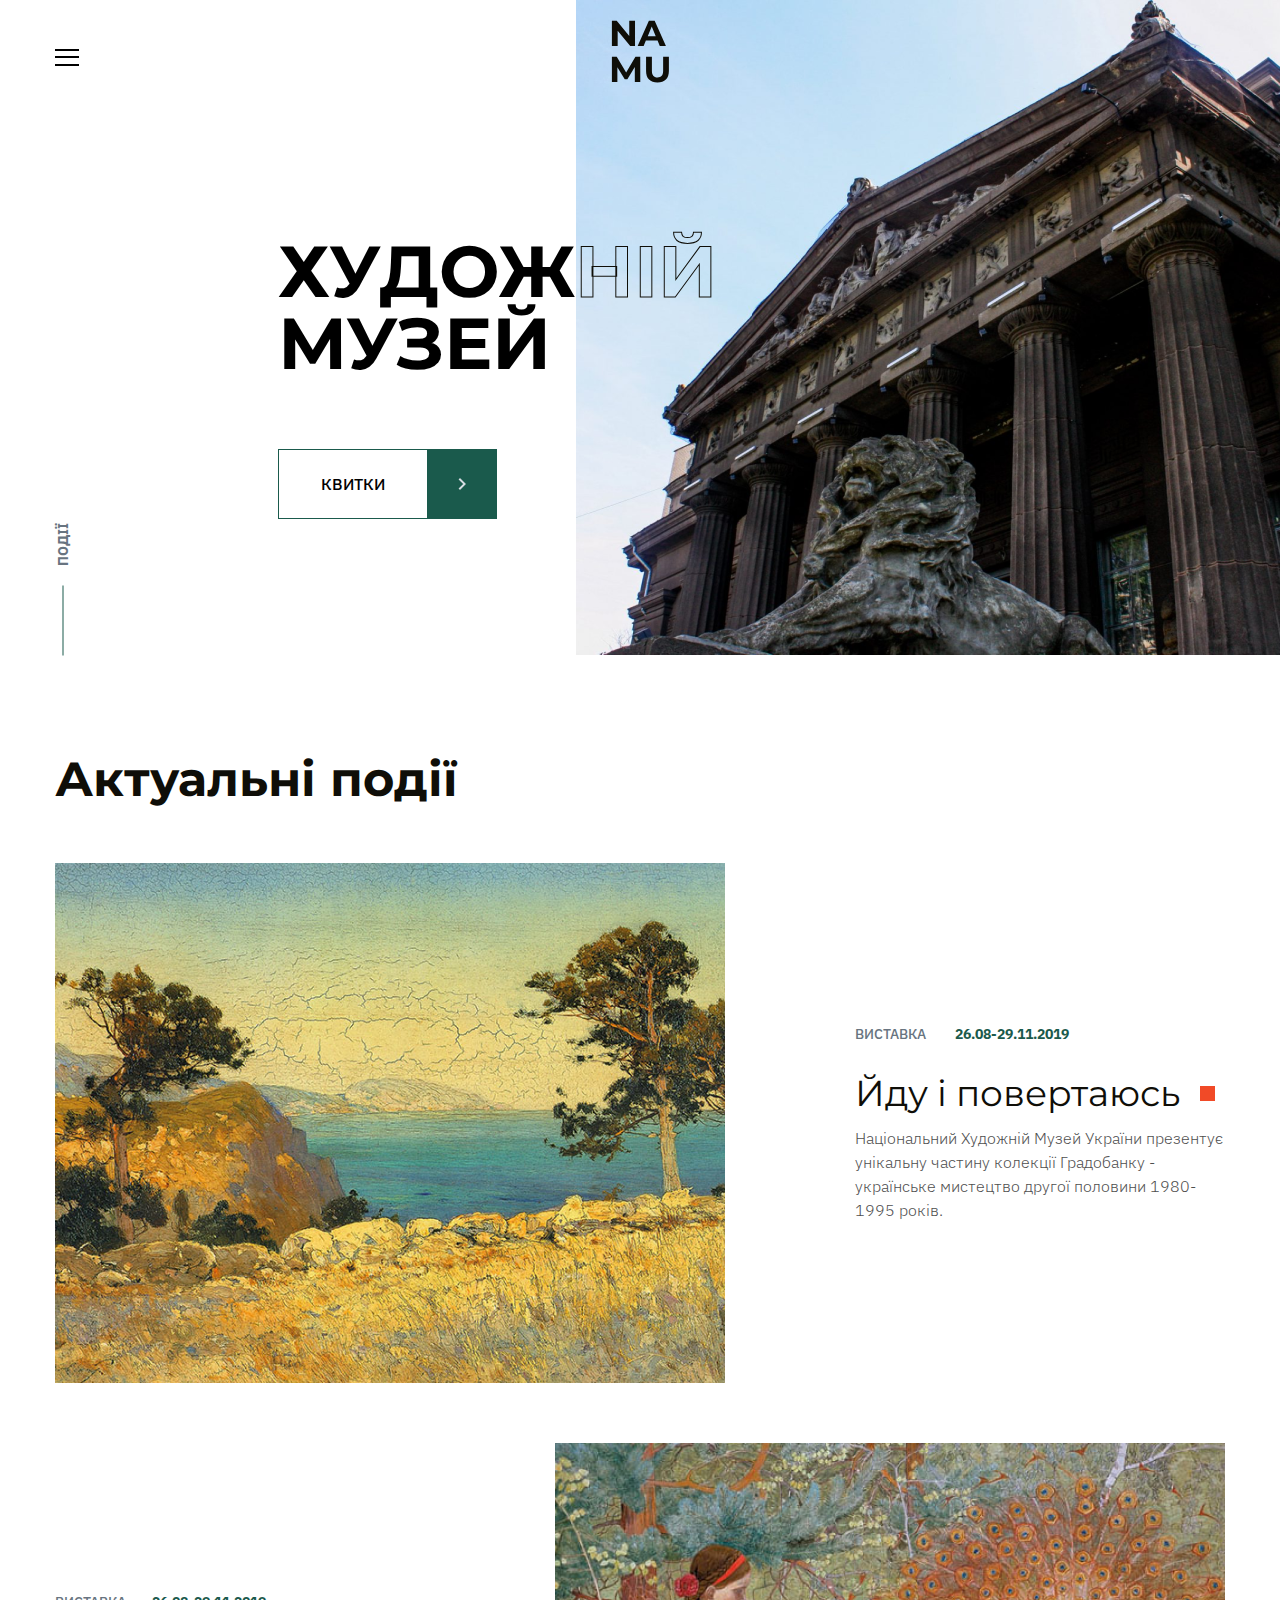
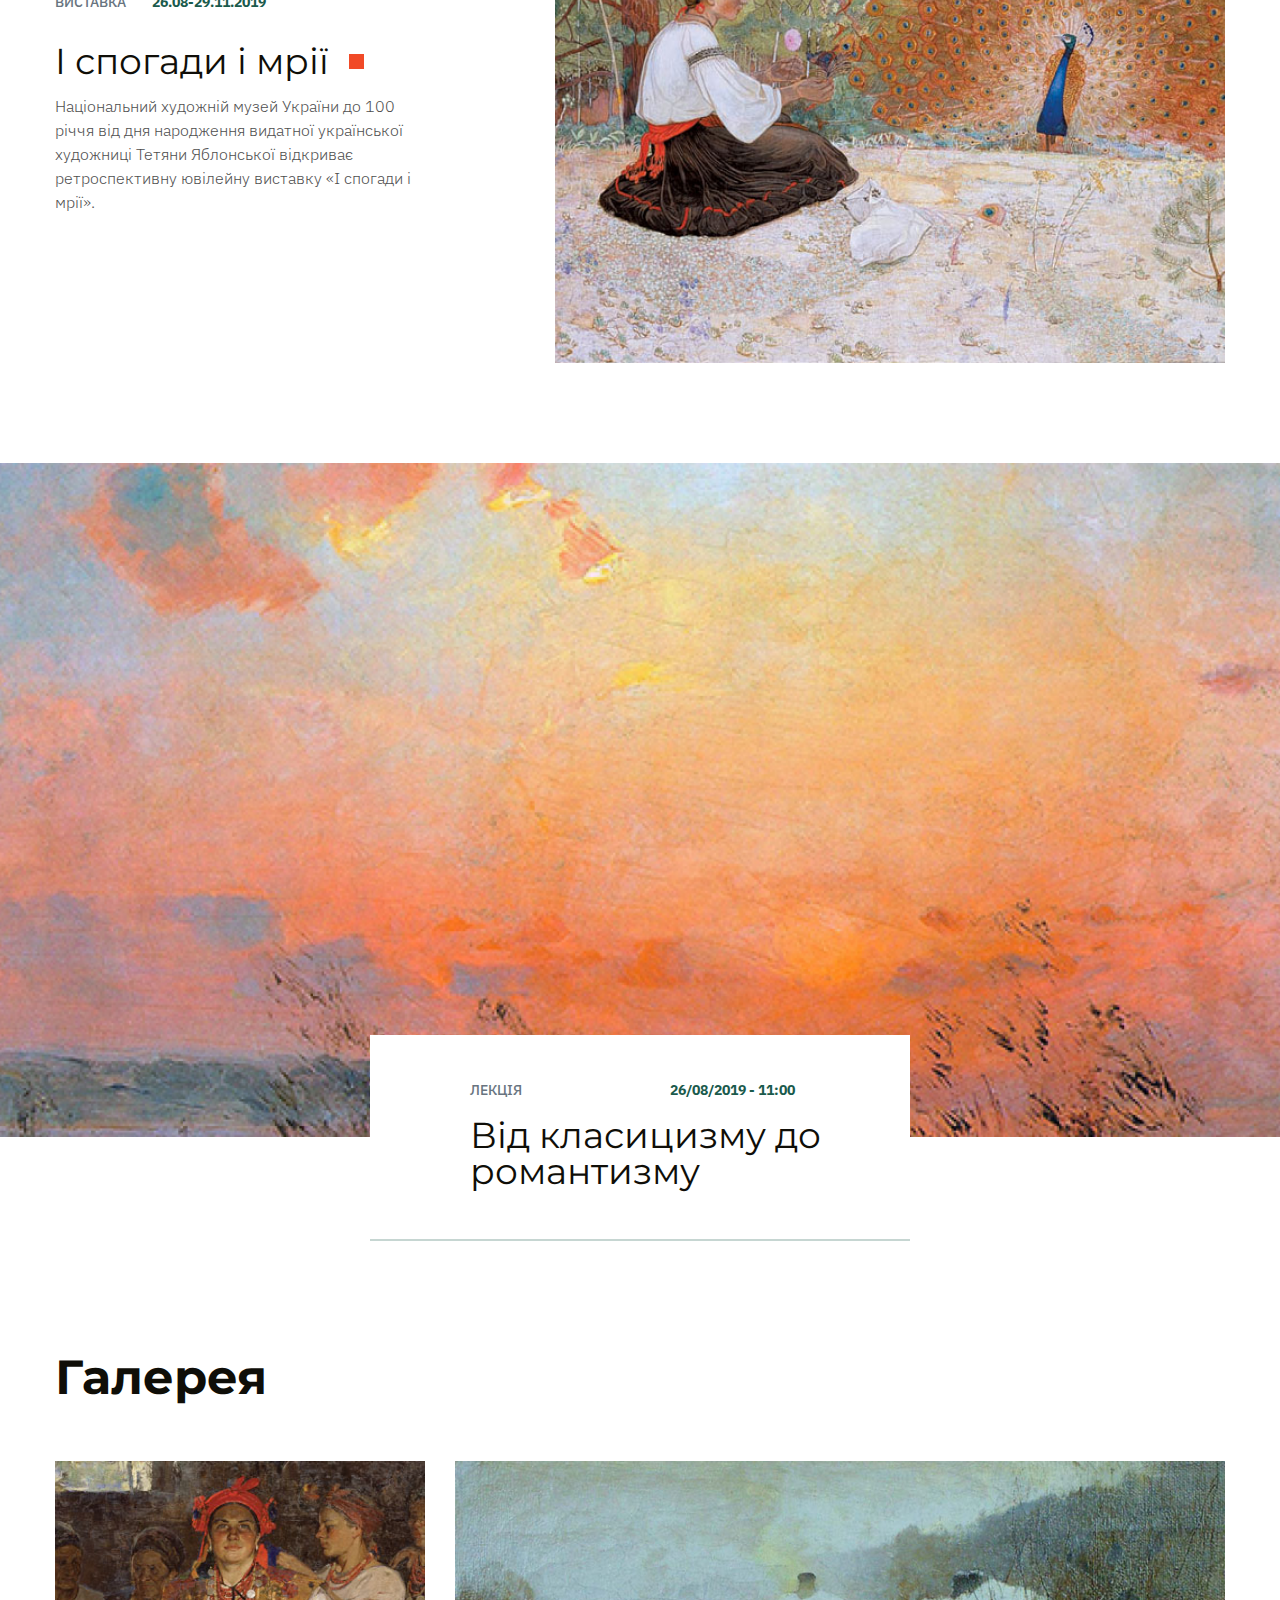
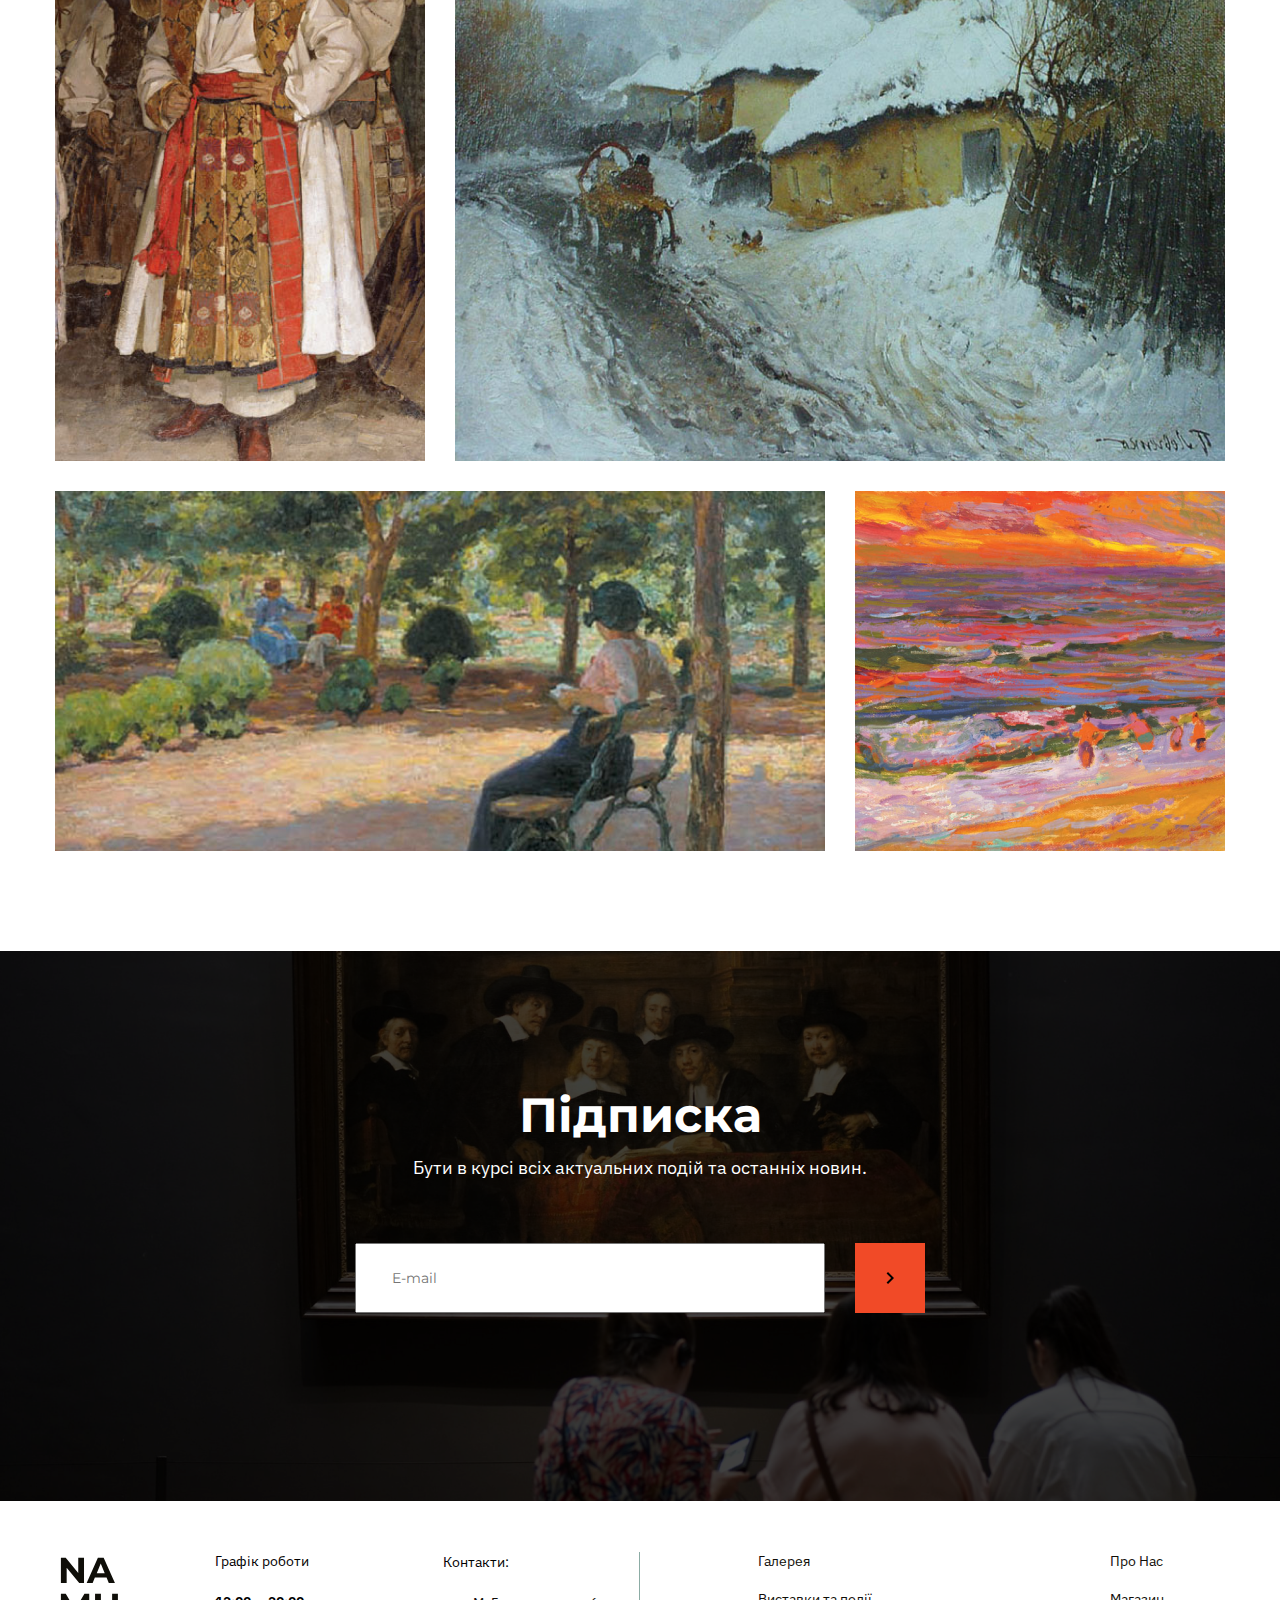
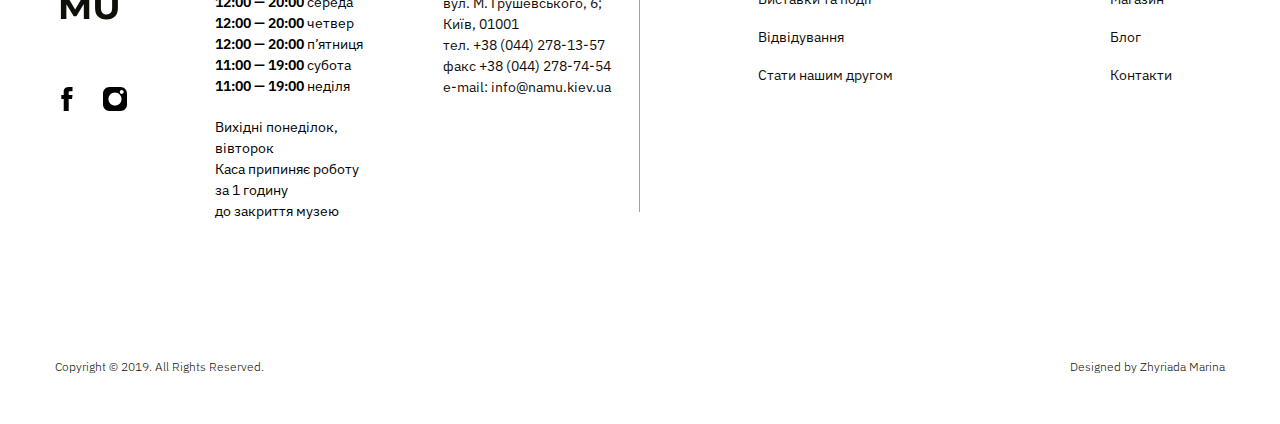
<file: index.html>
<!DOCTYPE html><html lang="en"><head><meta charset="UTF-8"><meta name="viewport" content="width=device-width, initial-scale=1.0"><title>NAMU</title><link rel="icon" type="image/png" href="favicon.c836f7ef.png"><link rel="preconnect" href="https://fonts.gstatic.com"><link href="https://fonts.googleapis.com/css2?family=Montserrat:wght@400;700&display=swap" rel="stylesheet"><link href="https://fonts.googleapis.com/css2?family=IBM+Plex+Sans:wght@300;400;500;700&display=swap" rel="stylesheet"><link rel="stylesheet" href="main.a31cedc5.css"></head><body> <header id="header" class="header"> <div class="header__content container"> <div class="header__toggler toggler"> <input type="checkbox" class="header__toggler-input toggler__input" id="toggler"> <label for="toggler" class="toggler__label"></label> <div class="header__nav-wrap"> <a href="#" class="header__nav-logo logo"></a> <nav class="header__nav nav"> <ul class="header__nav-list nav__list"> <li class="nav__item"> <a href="#gallery" class="nav__link">Галерея</a> </li> <li class="nav__item"> <a href="#header" class="nav__link">Про Нас</a> </li> <li class="nav__item"> <a href="#events" class="nav__link">Виставки та події</a> </li> <li class="nav__item"> <a href="#header" class="nav__link">Магазин</a> </li> <li class="nav__item"> <a href="#schedule" class="nav__link">Відвідування</a> </li> <li class="nav__item"> <a href="#publics" class="nav__link">Блог</a> </li> <li class="nav__item"> <a href="#subscribe" class="nav__link">Стати нашим другом</a> </li> <li class="nav__item"> <a href="#contacts" class="nav__link">Контакти</a> </li> </ul> </nav> <div class="header__nav-search"></div> </div> </div> <a href="#" class="header__logo logo"></a> </div> </header> <main class="main"> <section class="main__hero main__hero--gap hero container"> <div class="hero__content-left"> <div class="hero__events"> <p class="hero__text">Події</p> </div> </div> <div class="hero__content-right"> <div class="hero__info"> <h1 class="hero__title">Худож<span class="hero__title--transparent">ній</span><br>музей</h1> <a href="#" class="hero__link">Квитки<span class="hero__button button"></span></a> </div> </div> </section> <section id="events" class="main__events main__events--gap container"> <h2 class="main__current-title title">Актуальні події</h2> <article class="main__event event"> <img src="event-left.68d22591.png" alt="кримські сосни на у горах" class="event__img"> <div class="event__info event__info--gap"> <p class="event__type">Виставка <span class="event__date">26.08-29.11.2019</span></p> <h3 class="event__title event__title--red-box">Йду і повертаюсь</h3> <p class="event__text">Національний Художній Музей України презентує унікальну частину колекції Градобанку - українське мистецтво другої половини 1980-1995 років.</p> </div> </article> <article class="main__event event event--reverse"> <div class="event__info event__info--gap"> <p class="event__type">Виставка<span class="event__date">26.08-29.11.2019</span> </p> <h3 class="event__title event__title--red-box">I спогади і мрії </h3> <p class="event__text">Національний художній музей України до 100 річчя від дня народження видатної української художниці Тетяни Яблонської відкриває ретроспективну ювілейну виставку «І спогади і мрії».</p> </div> <img src="event-right.9afc2ca7.png" alt="юна дівчина та павлін" class="event__img"> </article> </section> <section class="main__lecture main__lecture--gap container"> <article class="main__lecture-current lecture"> <p class="lecture__text">ЛЕКЦІЯ <span class="lecture__date">26/08/2019 - 11:00</span></p> <h3 class="lecture__title">Від класицизму до романтизму</h3> </article> </section> <section id="gallery" class="main__gallery main__gallery--gap gallery"> <div class="gallery__content container"> <h3 class="gallery__title title">Галерея</h3> <div class="gallery__image"> <img src="1.7a261fb4.png" alt="жінка в старовинному одязі для весілля" class="gallery__image--1"> <img src="2.6542d259.png" alt="сільський хутір в зимку" class="gallery__image--2"> <img src="3.a5bd9eb4.png" alt="гуси на пасовищщі" class="gallery__image--3"> <img src="4.8cb53a11.png" alt="люди відпочиваюсь у парку" class="gallery__image--4"> <img src="5.e18d1b4a.png" alt="юрба осіб пірная в море" class="gallery__image--5"> <img src="6.a4c3c82c.png" alt="нарада селищі" class="gallery__image--6"> </div> <div class="gallery__radio radio"> <input type="radio" name="radio-button" class="radio__button radio__button--active"> <input type="radio" name="radio-button" class="radio__button"> <input type="radio" name="radio-button" class="radio__button"> <input type="radio" name="radio-button" class="radio__button"> </div> </div> </section> <section id="subscribe" class="main__subscribe main__subscribe--gap subscribe"> <div class="subscribe__info container"> <h3 class="subscribe__title title">Підписка</h3> <p class="subscribe__text">Бути в курсі всіх актуальних подій та останніх новин.</p> <form class="subscribe__form"> <label for="email"> <input class="subscribe__input" type="email" name="email" placeholder="E-mail" id="email" required> </label> <button class="subscribe__button button button--red"></button> </form> </div> </section> </main> <footer class="footer"> <div class="footer__content container"> <div class="footer__content--top"> <div class="footer__content--top--left"> <div class="footer__visualization"> <a href="#" class="footer__logo logo"></a> <div id="publics" class="footer__public public"> <a href="http://www.facebook.com/namu-museum" target="_blank" rel="noopener" class="public__icon public__facebook"> </a> <a href="http://www.instagram.com/namu-museum" target="_blank" rel="noopener" class="public__icon public__instagrame"> </a> </div> </div> <div class="footer__info"> <div id="schedule" class="footer__schedule schedule"> <p class="schedule__heading">Графік роботи</p> <p class="schedule__time"><span class="schedule__time--bold">12:00 — 20:00 </span>середа</p> <p class="schedule__time"><span class="schedule__time--bold">12:00 — 20:00 </span>четвер</p> <p class="schedule__time"><span class="schedule__time--bold">12:00 — 20:00 </span>п’ятниця</p> <p class="schedule__time"><span class="schedule__time--bold">11:00 — 19:00 </span>субота</p> <p class="schedule__time"><span class="schedule__time--bold">11:00 — 19:00 </span>неділя</p> <p class="schedule__info">Вихідні понеділок,<br> вівторок<br>Каса припиняє роботу<br> за 1 годину<br>до закриття музею</p> </div> <div id="contacts" class="footer__contact contacts"> <p class="contacts__heading">Контакти:</p> <p class="contacts__address"> <a href="https://goo.gl/maps/5RJUHnux5xExxixq5" target="_blank" rel="noopener" class="contacts__link"> вул. М. Грушевського, 6;<br> Київ, 01001 </a> </p> <p class="contacts__phone"><a href="tel:+380442781357" class="contacts__link">тел. +38 (044) 278-13-57</a></p> <p class="contacts__fax"><a href="fax:+380442787454" class="contacts__link">факс +38 (044) 278-74-54</a></p> <p class="contacts__mail"><a href="mailto:info@namu.kiev.ua" class="contacts__link">e-mail: info@namu.kiev.ua</a></p> </div> </div> </div> <div class="footer__content--top--right"> <nav class="footer__nav nav"> <ul class="footer__nav-list nav__list"> <li class="nav__item"> <a href="#gallery" class="nav__link">Галерея</a> </li> <li class="nav__item"> <a href="#header" class="nav__link">Про Нас</a> </li> <li class="nav__item"> <a href="#events" class="nav__link">Виставки та події</a> </li> <li class="nav__item"> <a href="#header" class="nav__link">Магазин</a> </li> <li class="nav__item"> <a href="#schedule" class="nav__link">Відвідування</a> </li> <li class="nav__item"> <a href="#publics" class="nav__link">Блог</a> </li> <li class="nav__item"> <a href="#subscribe" class="nav__link">Стати нашим другом</a> </li> <li class="nav__item"> <a href="#contacts" class="nav__link">Контакти</a> </li> </ul> </nav> </div> </div> <div class="footer__content--bottom"> <p class="footer__copyright">Copyright © 2019. All Rights Reserved.</p> <p class="footer__designed">Designed by Zhyriada Marina</p> </div> </div> </footer> <script type="text/javascript" src="main.b2b0b56a.js"></script> </body></html>
</file>
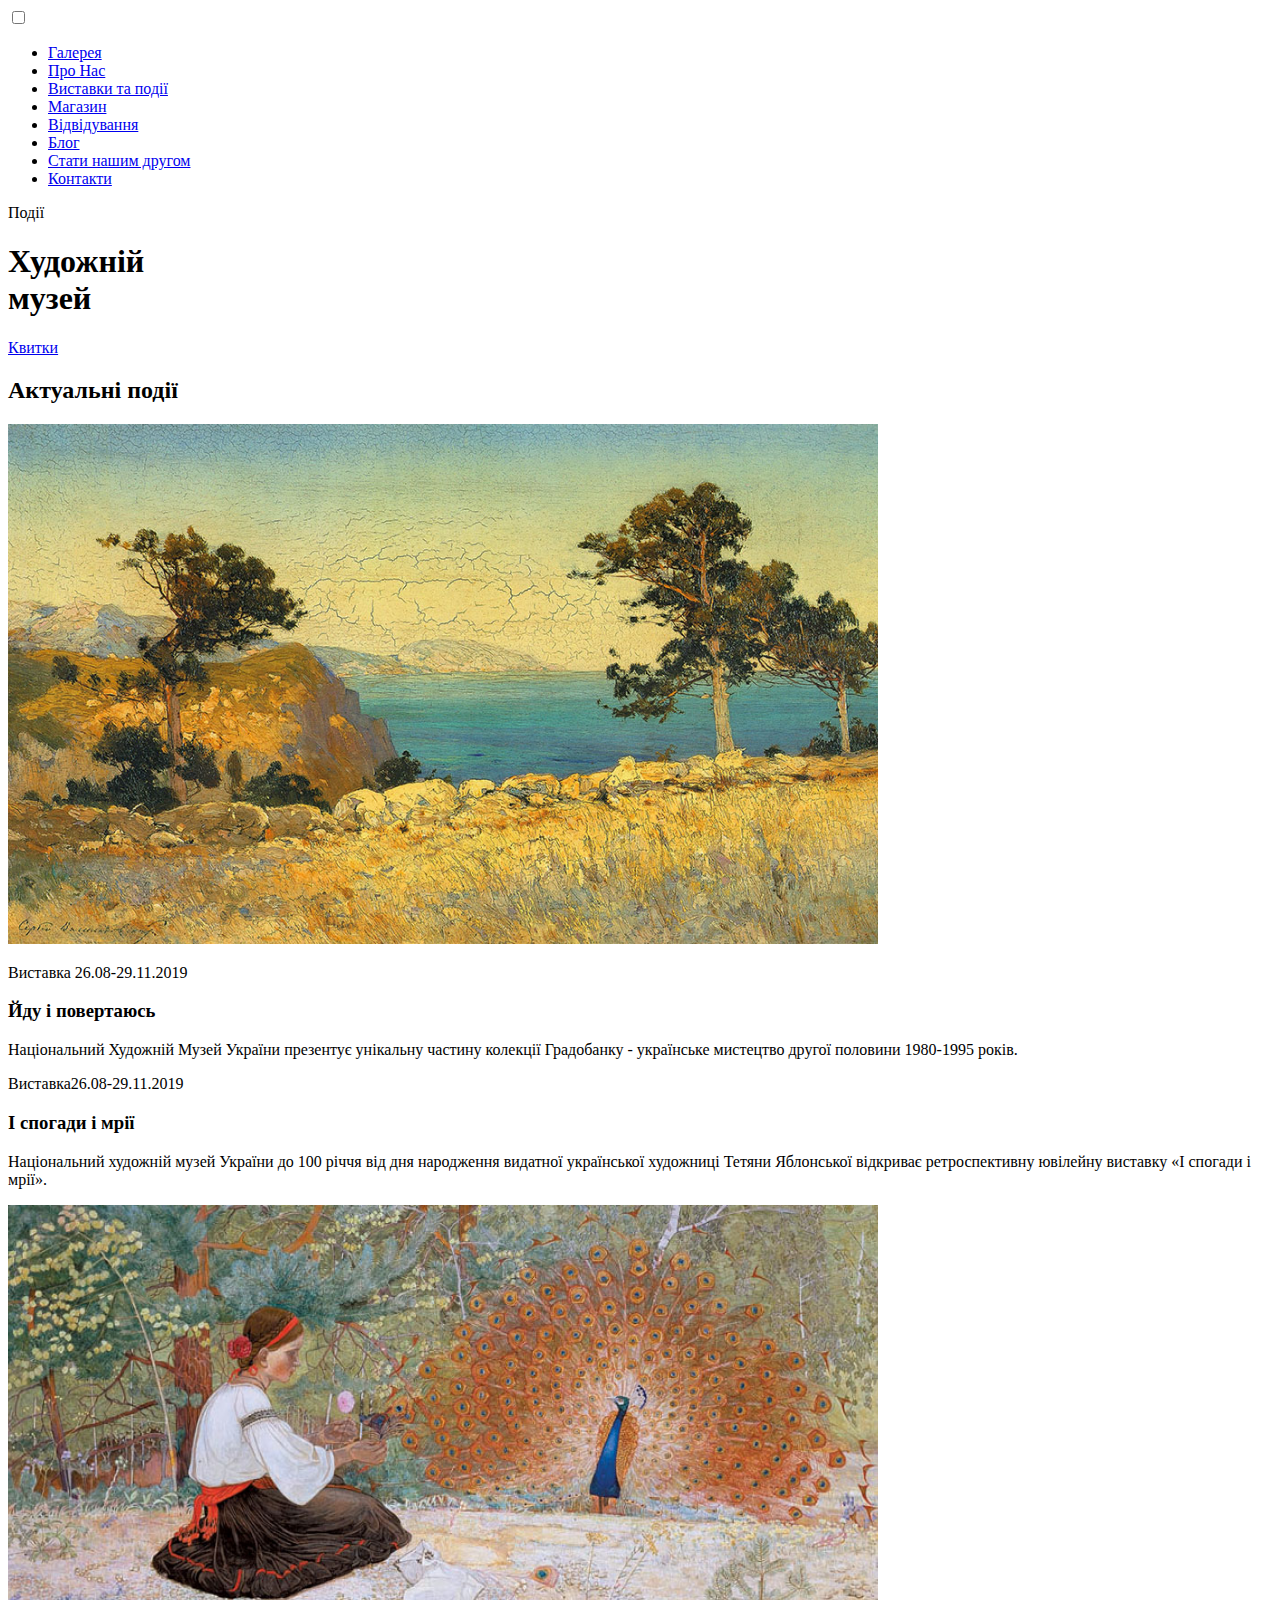
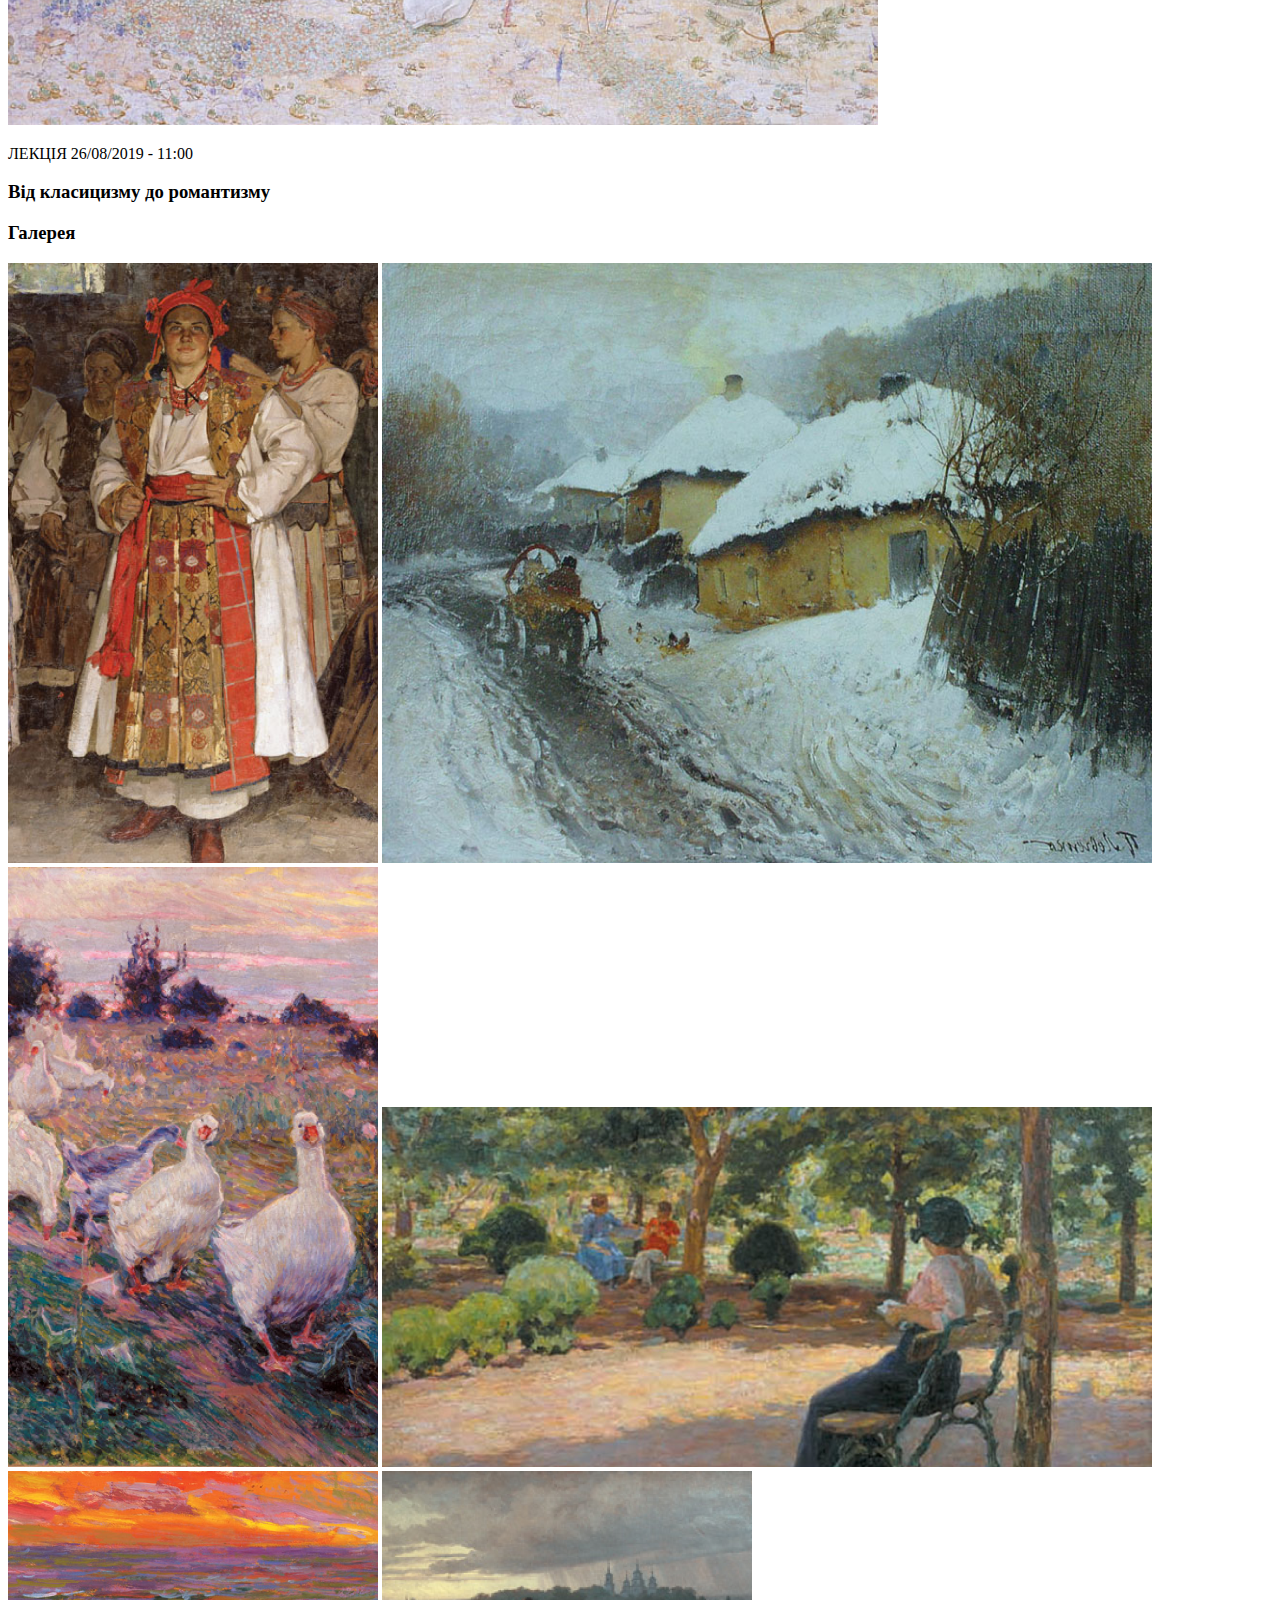
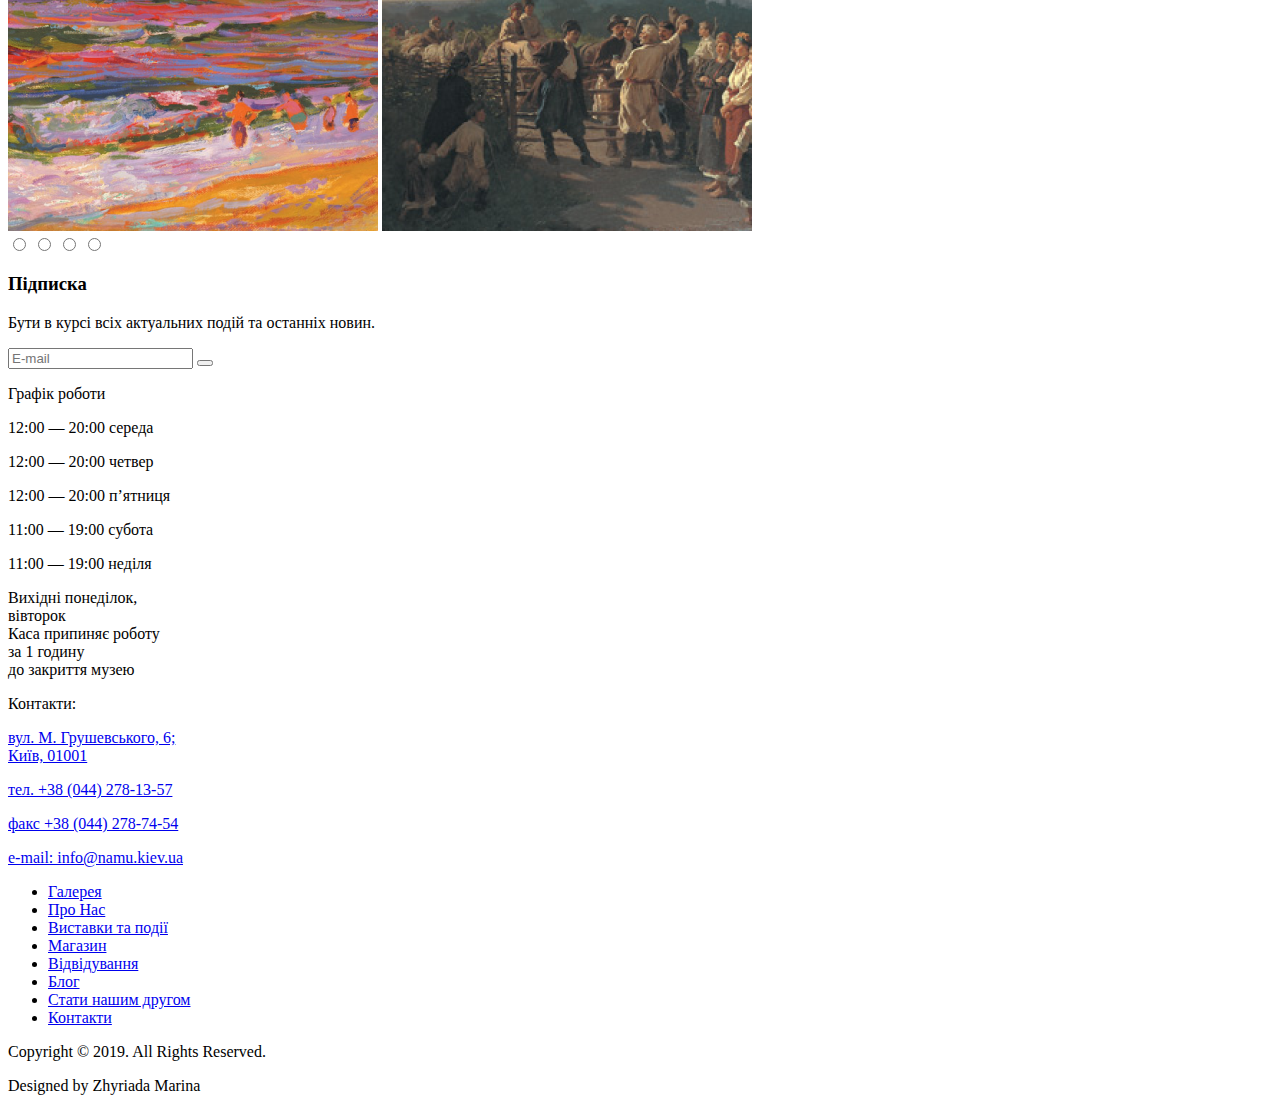
<file: src/index.html>
<!DOCTYPE html>
<html lang="en">
  <head>
    <meta charset="UTF-8">
    <meta name="viewport" content="width=device-width, initial-scale=1.0">
    <title>NAMU</title>
    <link
      rel="icon"
      type="image/png"
      href="images/favicon.png"
    >
    <link rel="preconnect" href="https://fonts.gstatic.com">
    <link href="https://fonts.googleapis.com/css2?family=Montserrat:wght@400;700&display=swap" rel="stylesheet">
    <link href="https://fonts.googleapis.com/css2?family=IBM+Plex+Sans:wght@300;400;500;700&display=swap" rel="stylesheet">
    <link rel="stylesheet" href="./styles/main.scss">
  </head>
  <body>
    <header id="header" class="header">
      <div class="header__content container">
        <div class="header__toggler toggler">
          <input
            type="checkbox"
            class="header__toggler-input toggler__input"
            id="toggler"
          >
          <label for="toggler" class="toggler__label"></label>

          <div class="header__nav-wrap">
            <a href="#" class="header__nav-logo logo"></a>
            <nav class="header__nav nav">
              <ul class="header__nav-list nav__list">
                <li class="nav__item">
                  <a href="#gallery" class="nav__link">Галерея</a>
                </li>
                <li class="nav__item">
                  <a href="#header" class="nav__link">Про Нас</a>
                </li>
                <li class="nav__item">
                  <a href="#events" class="nav__link">Виставки та події</a>
                </li>
                <li class="nav__item">
                  <a href="#header" class="nav__link">Магазин</a>
                </li>
                <li class="nav__item">
                  <a href="#schedule" class="nav__link">Відвідування</a>
                </li>
                <li class="nav__item">
                  <a href="#publics" class="nav__link">Блог</a>
                </li>
                <li class="nav__item">
                  <a href="#subscribe" class="nav__link">Стати нашим другом</a>
                </li>
                <li class="nav__item">
                  <a href="#contacts" class="nav__link">Контакти</a>
                </li>
              </ul>
            </nav>
            <div class="header__nav-search"></div>
          </div>
        </div>

        <a href="#" class="header__logo logo"></a>
      </div>
    </header>

    <main class="main">
      <section class="main__hero main__hero--gap hero container">
        <div class="hero__content-left">
          <div class="hero__events">
            <p class="hero__text">Події</p>
          </div>
        </div>
        <div class="hero__content-right">
          <div class="hero__info">
            <h1 class="hero__title">Худож<span class="hero__title--transparent">ній</span><br>музей</h1>
            <a href="#" class="hero__link">Квитки<span class="hero__button button"></span></a>
          </div>
        </div>
      </section>

      <section id="events" class="main__events main__events--gap container">
        <h2 class="main__current-title title">Актуальні події</h2>
        <article class="main__event event">
          <img
            src="./images/evets/event-left.png"
            alt="кримські сосни на у горах"
            class="event__img"
          >
          <div class="event__info event__info--gap">
            <p class="event__type">Виставка <span class="event__date">26.08-29.11.2019</span></p>
            <h3 class="event__title event__title--red-box">Йду і повертаюсь</h3>
            <p class="event__text">Національний Художній Музей України презентує унікальну частину колекції Градобанку - українське мистецтво другої половини 1980-1995 років.</p>
          </div>
        </article>
        <article class="main__event event event--reverse">
          <div class="event__info event__info--gap">
            <p class="event__type">Виставка<span class="event__date">26.08-29.11.2019</span>
            </p>
            <h3 class="event__title event__title--red-box">I  спогади і мрії </h3>
            <p class="event__text">Національний художній музей України до 100 річчя від дня народження   видатної української художниці  Тетяни Яблонської  відкриває ретроспективну ювілейну виставку «І спогади і мрії».</p>
          </div>
          <img
            src="./images/evets/event-right.png"
            alt="юна дівчина та павлін"
            class="event__img"
          >
        </article>
      </section>

      <section class="main__lecture main__lecture--gap container">
        <article class="main__lecture-current lecture">
          <p class="lecture__text">ЛЕКЦІЯ <span class="lecture__date">26/08/2019 - 11:00</span></p>
          <h3 class="lecture__title">Від класицизму до романтизму</h3>
        </article>
      </section>

      <section id="gallery" class="main__gallery main__gallery--gap gallery">
        <div class="gallery__content container">
          <h3 class="gallery__title title">Галерея</h3>
          <div class="gallery__image">
            <img
              src="images/gallery/1.png"
              alt="жінка в старовинному одязі для весілля"
              class="gallery__image--1"
            >
            <img
              src="images/gallery/2.png"
              alt="сільський хутір в зимку"
              class="gallery__image--2"
            >
            <img
              src="images/gallery/3.png"
              alt="гуси на пасовищщі"
              class="gallery__image--3"
            >
            <img
              src="images/gallery/4.png"
              alt="люди відпочиваюсь у парку"
              class="gallery__image--4"
            >
            <img
              src="images/gallery/5.png"
              alt="юрба осіб пірная в море"
              class="gallery__image--5"
            >
            <img
              src="images/gallery/6.png"
              alt="нарада селищі"
              class="gallery__image--6"
            >
          </div>
          <div class="gallery__radio radio">
            <input
              type="radio"
              name="radio-button"
              class="radio__button radio__button--active"
            >
            <input
              type="radio"
              name="radio-button"
              class="radio__button"
            >
            <input
              type="radio"
              name="radio-button"
              class="radio__button"
            >
            <input
              type="radio"
              name="radio-button"
              class="radio__button"
            >
          </div>
        </div>
      </section>

      <section id="subscribe" class="main__subscribe main__subscribe--gap  subscribe">
        <div class="subscribe__info container">
          <h3 class="subscribe__title title">Підписка</h3>
          <p class="subscribe__text">Бути в курсі всіх актуальних подій та останніх новин.</p>
          <form class="subscribe__form">
            <label for="email">
              <input
                class="subscribe__input"
                type="email"
                name="email"
                placeholder="E-mail"
                id="email"
                required
              >
            </label>
            <button class="subscribe__button button button--red"></button>
          </form>
        </div>
      </section>
    </main>

    <footer class="footer">
      <div class="footer__content container">
        <div class="footer__content--top">
          <div class="footer__content--top--left">
            <div class="footer__visualization">
              <a href="#" class="footer__logo logo"></a>
              <div id="publics" class="footer__public public">
                <a
                  href="http://www.facebook.com/namu-museum"
                  target="_blank"
                  rel="noopener"
                  class="public__icon public__facebook"
                >
                </a>
                <a
                  href="http://www.instagram.com/namu-museum"
                  target="_blank"
                  rel="noopener"
                  class="public__icon public__instagrame"
                >
                </a>
              </div>
            </div>
            <div class="footer__info">
              <div id="schedule" class="footer__schedule schedule">
                <p class="schedule__heading">Графік роботи</p>
                <p class="schedule__time"><span class="schedule__time--bold">12:00 — 20:00 </span>середа</p>
                <p class="schedule__time"><span class="schedule__time--bold">12:00 — 20:00 </span>четвер</p>
                <p class="schedule__time"><span class="schedule__time--bold">12:00 — 20:00 </span>п’ятниця</p>
                <p class="schedule__time"><span class="schedule__time--bold">11:00 — 19:00 </span>субота</p>
                <p class="schedule__time"><span class="schedule__time--bold">11:00 — 19:00 </span>неділя</p>
                <p class="schedule__info">Вихідні понеділок,<br> вівторок<br>Каса припиняє роботу<br> за 1 годину<br>до закриття музею</p>
              </div>
              <div id="contacts" class="footer__contact contacts">
                <p class="contacts__heading">Контакти:</p>
                <p class="contacts__address">
                  <a
                    href="https://goo.gl/maps/5RJUHnux5xExxixq5"
                    target="_blank"
                    rel="noopener"
                    class="contacts__link"
                  >
                    вул. М. Грушевського, 6;<br> Київ, 01001
                  </a>
                </p>
                <p class="contacts__phone"><a href="tel:+380442781357" class="contacts__link">тел. +38 (044) 278-13-57</a></p>
                <p class="contacts__fax"><a href="fax:+380442787454" class="contacts__link">факс +38 (044) 278-74-54</a></p>
                <p class="contacts__mail"><a href="mailto:info@namu.kiev.ua" class="contacts__link">e-mail: info@namu.kiev.ua</a></p>
              </div>
            </div>
          </div>
          <div class="footer__content--top--right">
            <nav class="footer__nav nav">
              <ul class="footer__nav-list nav__list">
                <li class="nav__item">
                  <a href="#gallery" class="nav__link">Галерея</a>
                </li>
                <li class="nav__item">
                  <a href="#header" class="nav__link">Про Нас</a>
                </li>
                <li class="nav__item">
                  <a href="#events" class="nav__link">Виставки та події</a>
                </li>
                <li class="nav__item">
                  <a href="#header" class="nav__link">Магазин</a>
                </li>
                <li class="nav__item">
                  <a href="#schedule" class="nav__link">Відвідування</a>
                </li>
                <li class="nav__item">
                  <a href="#publics" class="nav__link">Блог</a>
                </li>
                <li class="nav__item">
                  <a href="#subscribe" class="nav__link">Стати нашим другом</a>
                </li>
                <li class="nav__item">
                  <a href="#contacts" class="nav__link">Контакти</a>
                </li>
              </ul>
            </nav>
          </div>
        </div>
        <div class="footer__content--bottom">
          <p class="footer__copyright">Copyright © 2019. All Rights Reserved.</p>
          <p class="footer__designed">Designed by Zhyriada Marina</p>
        </div>
      </div>
    </footer>

    <script type="text/javascript" src="scripts/main.js"></script>
  </body>
</html>
</file>
<file: main.a31cedc5.css>
h1{font-family:Roboto,sans-serif;font-weight:400}@font-face{font-family:Roboto;src:url(Roboto-Regular-webfont.1b7be813.woff) format("woff");font-weight:400;font-style:normal}*{box-sizing:border-box}html{scroll-behavior:smooth}body,button,h1,h2,h3,h4,h5,h6,html,input,p,ul{margin:0;padding:0}a{text-decoration:none}button{border:none}.header__content{position:relative}.header__logo{position:absolute;z-index:1;top:15px;left:calc(50% - 34px)}.header__toggler{position:absolute;top:45px;height:12px;width:18px;background-color:transparent;z-index:2}.header__nav-wrap{position:absolute;left:-175px;top:-125px;z-index:1;display:flex;align-items:flex-end;justify-content:space-around;height:200px;width:100vw;max-width:1920px;padding-left:175px;padding-bottom:20px;visibility:hidden;background-color:#fff;box-shadow:0 6px 3px -4px rgba(0,0,0,.7);transition:all 1s;transform:translateY(-105%)}@media (max-width:1500px){.header__nav-wrap{left:-55px;padding-left:75px}}@media (max-width:1260px){.header__nav-wrap{left:-35px;padding-left:0;top:-45px}}@media (max-width:720px){.header__nav-wrap{left:-20px}}@media (max-width:940px){.header__nav-wrap{height:250px}}@media (max-width:460px){.header__nav-wrap{height:350px}}.header__nav-list{display:grid;gap:50px;grid-template-columns:repeat(8,auto)}@media (max-width:1260px){.header__nav-list{gap:30px}}@media (max-width:940px){.header__nav-list{grid-template-rows:repeat(4,auto);grid-template-columns:repeat(2,auto);gap:30px 50px}}@media (max-width:460px){.header__nav-list{grid-template-columns:repeat(1,auto);gap:20px}}.header__nav-search{width:24px;height:24px;background-image:url(search.74afff40.svg);background-position:50%;background-repeat:no-repeat;cursor:pointer;transition:all .5s linear}.header__nav-search:hover{transform:rotate(1turn) scale(1.2)}.container{max-width:1920px;margin:0 auto;padding:0 175px}@media (max-width:1500px){.container{padding:0 55px}}@media (max-width:1260px){.container{padding:0 35px}}@media (max-width:720px){.container{padding:0 20px}}.logo{height:72px;width:68px;background:no-repeat 50% url(namu.dfdc687d.svg);transition:all .5s linear}.logo:hover{transform:rotateY(1turn) scale(1.2)}.toggler__input{position:relative;z-index:3;width:26px;height:26px;opacity:0;cursor:pointer}.toggler__label,.toggler__label:after,.toggler__label:before{position:absolute;z-index:2;top:calc(50% + 5px);width:24px;height:2px;background-color:#000}.toggler__label:after,.toggler__label:before{content:"";transition:all .5s}.toggler__label:before{transform:translateY(-13px)}.toggler__label:after{transform:translateY(2px)}.toggler__input:checked+.toggler__label:before{transform:rotate(45deg)}.toggler__input:checked+.toggler__label:after{transform:rotate(-45deg)}.toggler__input:checked+.toggler__label{height:0}.toggler__input:checked~.header__nav-wrap{visibility:visible;transform:translateY(0)}.main__hero--gap{margin-bottom:100px}@media (max-width:460px){.main__hero{margin-bottom:80px}}@media (max-width:1170px){.main__current-title{text-align:center}}@media (max-width:560px){.main__current-title{font-size:36px}}.main__events{display:grid;grid-row-gap:60px}.main__events--gap{margin-bottom:100px}@media (max-width:1170px){.main__events{grid-row-gap:50px}.main__events--gap{margin-bottom:90px}}@media (max-width:540px){.main__events{grid-row-gap:40px}.main__events--gap{margin-bottom:70px}}.main__lecture{position:relative;height:674px;width:100%;background-image:url(lecture-bg-huge.f57b8dc8.png);background-size:cover;background-position:50%;background-repeat:no-repeat}.main__lecture--gap{margin-bottom:216px}@media (max-width:1280px){.main__lecture{height:550 px;background-image:url(lecture-bg-medium.0a920f00.png)}}@media (max-width:770px){.main__lecture{height:390px;background-image:url(lecture-bg-small.0a920f00.png)}.main__lecture--gap{margin-bottom:210px}}@media (max-width:580px){.main__lecture{height:210px;background-image:url(lecture-bg-minimum.255ddd76.png)}}.main__gallery--gap{margin-bottom:100px}.hero{min-height:655px;display:flex}.hero,.hero__content-left{position:relative}.hero__content-right{position:absolute;right:0;width:65%;height:655px;background-image:url(hero-bg-huge.00ed81a8.png);background-size:cover;background-position:0;background-repeat:no-repeat}@media (max-width:1280px){.hero__content-right{width:55%;background-image:url(hero-bg-medium.ec10eba8.png)}}@media (max-width:768px){.hero__content-right{width:65%;height:384px}}@media (max-width:700px){.hero__content-right{width:55%}}@media (max-width:600px){.hero__content-right{width:45%}}@media (max-width:460px){.hero__content-right{height:300px;width:100%}}.hero__info{position:absolute;top:235px;left:-298px;display:flex;flex-direction:column;z-index:1}.hero__title{font-family:Montserrat,sans-serif;font-size:72px;line-height:1;font-weight:700;text-transform:uppercase;margin-bottom:70px}.hero__title--transparent{-webkit-text-stroke:1px #0f0e08;color:transparent}.hero__link{position:relative;display:flex;align-items:center;justify-content:center;height:70px;width:150px;font-size:16px;line-height:16px;font-weight:500;color:#000;border:1px solid #1a5a4c;text-transform:uppercase;font-family:IBM Plex Sans,sans-serif;cursor:pointer;transition:all .5s linear}.hero__link:hover{background-color:#1a5a4c;color:#fff}.hero__button{position:absolute;left:100%}.hero__events{position:absolute;left:-14px;bottom:104px;transform:rotate(-90deg)}.hero__text{position:relative;color:#687480;font-weight:700;font-size:14px;line-height:14px;text-transform:uppercase;font-family:IBM Plex Sans,sans-serif}.hero__text:before{content:"";position:absolute;height:1px;width:70px;top:50%;left:-90px;background:#1a5a4c}@media (max-width:768px){.hero{min-height:384px}.hero__info{top:135px;left:-230px}.hero__title{font-size:55px}.hero__events{display:none}}@media (max-width:460px){.hero{min-height:483px}.hero__info{width:280px;top:320px;left:calc(50% - 140px)}.hero__title{font-size:45px;text-align:center;margin-bottom:20px}.hero__title--white{-webkit-text-stroke:0;color:#000}.hero__link{width:calc(100% - 70px)}}.button{height:70px;width:70px;background:url(arrow-white.d50fd4bc.svg) 50% no-repeat;background-color:#1a5a4c;cursor:pointer}.button--red{background-color:red}.title{font-family:Montserrat,sans-serif;font-weight:700;font-size:48px;line-height:1;color:#0f0e08}.event{display:flex;align-items:center;justify-content:flex-start;gap:130px}.event--reverse{justify-content:flex-end}.event__info{width:370px}.event__date,.event__type{font-size:14px;line-height:1;font-weight:500;font-family:IBM Plex Sans,sans-serif;color:#687480;text-transform:uppercase}.event__date{margin-left:26px;font-weight:700;line-height:1.5;color:#1a5a4c}.event__title{position:relative;padding:30px 0 15px;font-family:Montserrat,sans-serif;font-size:36px;line-height:1;font-weight:400;color:#0f0e08}.event__title--red-box:after{position:absolute;width:15px;height:15px;top:50%;margin-left:20px;content:"";background:#f14a27;-webkit-animation:rotating 10s linear infinite}.event__text{font-family:IBM Plex Sans,sans-serif;font-size:16px;line-height:1.5;font-weight:300;color:#4e4e4e}.event__img{width:870px;height:520px;object-fit:cover}@media (max-width:1640px){.event__img{width:670px}}@media (max-width:1240px){.event__img{width:700px}}@media (max-width:760px){.event__img{width:100%}}@media (max-width:560px){.event__img{width:280px;height:210px}}@media (max-width:1240px){.event{gap:30px}}@media (max-width:1170px){.event{flex-direction:column;justify-self:center;align-items:flex-start}.event--reverse{flex-direction:column-reverse}}@media (max-width:560px){.event{gap:20px}.event__info{width:280px}.event__type{display:flex;justify-content:space-between;align-items:center;font-size:16px}.event__date{margin-left:0}.event__title{font-size:28px;padding:15px 0 10px}.event__title--red-box:after{width:10px;height:10px;margin-left:15px}}@-webkit-keyframes rotating{0%{-webkit-transform:rotate(0deg)}to{-webkit-transform:rotate(1turn)}}.lecture{position:absolute;left:calc(50% - 270px);bottom:-102px;width:540px;height:204px;padding-top:45px;padding-left:100px;background:#fff;box-shadow:0 2px 0 rgba(26,90,76,.25)}.lecture__text{font-size:14px;line-height:1;font-weight:500;font-family:IBM Plex Sans,sans-serif;color:#687480}.lecture__date{margin-left:145px;font-weight:700;line-height:1.5;color:#1a5a4c}.lecture__title{position:relative;padding-top:16px;font-family:Montserrat,sans-serif;font-size:36px;line-height:1;font-weight:400;color:#0f0e08}@media (max-width:580px){.lecture{left:calc(50% - 139px);bottom:-77px;width:278px;height:154px;padding:25px 20px 0}.lecture__text{font-size:16px}.lecture__date{margin-left:16px}.lecture__title{padding-top:15px;font-size:28px;text-align:center}}.radio{display:none;grid-template-columns:repeat(4,auto);gap:20px;justify-content:center}.radio__button{width:9px;height:9px;border-color:#e0e0e0}.radio__button--active{border-color:#1a5a4c}.gallery__content{display:flex;flex-direction:column}.gallery__title{margin-bottom:60px}.gallery__image{display:grid;justify-content:center;grid-template-columns:repeat(4,auto);grid-template-rows:600px 360px;gap:30px;grid-template-areas:"a b b c" "d d e f";cursor:pointer}.gallery__image--1{grid-area:a;transition:transform .5s ease-out}.gallery__image--1:hover{transform:scale(1.1);box-shadow:2px 2px 20px rgba(0,0,0,.7)}.gallery__image--2{grid-area:b;transition:transform .5s ease-out}.gallery__image--2:hover{transform:scale(1.1);box-shadow:2px 2px 20px rgba(0,0,0,.7)}.gallery__image--3{grid-area:c;transition:transform .5s ease-out}.gallery__image--3:hover{transform:scale(1.1);box-shadow:2px 2px 20px rgba(0,0,0,.7)}.gallery__image--4{grid-area:d;transition:transform .5s ease-out}.gallery__image--4:hover{transform:scale(1.1);box-shadow:2px 2px 20px rgba(0,0,0,.7)}.gallery__image--5{grid-area:e;transition:transform .5s ease-out}.gallery__image--5:hover{transform:scale(1.1);box-shadow:2px 2px 20px rgba(0,0,0,.7)}.gallery__image--6{grid-area:f;transition:transform .5s ease-out}.gallery__image--6:hover{transform:scale(1.1);box-shadow:2px 2px 20px rgba(0,0,0,.7)}.gallery__button{margin-top:30px}@media (max-width:1620px){.gallery__image{grid-template-columns:repeat(3,auto);grid-template-areas:"a b b" "d d e"}.gallery__image--3,.gallery__image--6{display:none}.gallery__image--1{grid-area:a}.gallery__image--2{grid-area:b}.gallery__image--4{grid-area:d}.gallery__image--5{grid-area:e}}@media (max-width:1240px){.gallery__image{grid-template-columns:repeat(2,auto);grid-template-areas:"a c" "e f";grid-template-rows:auto;gap:20px}.gallery__image--2,.gallery__image--4{display:none}.gallery__image--1{grid-area:a;display:inline-block}.gallery__image--3{grid-area:c;display:inline-block}.gallery__image--5{grid-area:e;display:inline-block}.gallery__image--6{grid-area:f;display:inline-block}.gallery__title{text-align:center}}@media (max-width:830px){.gallery__title{margin-bottom:50px;text-align:center}.gallery__image{position:relative;grid-template-columns:repeat(2,auto);grid-template-areas:"a c";grid-template-rows:auto;gap:20px}.gallery__image:after,.gallery__image:before{position:absolute;z-index:1;top:calc(50% - 24px);width:48px;height:48px;content:"";background:rgba(252,255,255,.7);border-radius:50%;background-image:url(arrow-black.6e2d0cd0.svg);background-repeat:no-repeat;background-position:50%}.gallery__image:before{left:20px}.gallery__image:after{transform:rotate(180deg);right:20px}.gallery__image--2,.gallery__image--4,.gallery__image--5,.gallery__image--6{display:none}.gallery__image--1{grid-area:a}.gallery__image--1,.gallery__image--3{display:inline-block;width:340px;height:543px}.gallery__image--3{grid-area:c}.gallery__button{display:none}.gallery__radio{display:grid;padding-top:20px}}@media (max-width:730px){.gallery__title{margin-bottom:40px;font-size:36px}.gallery__image{grid-template-columns:auto;grid-template-areas:"a"}.gallery__image--1{grid-area:a;width:360px;height:570px}.gallery__image--2,.gallery__image--3,.gallery__image--4,.gallery__image--5,.gallery__image--6{display:none}}@media (max-width:400px){.gallery__image--1{width:280px;height:410px}.gallery__image:before{left:30px}.gallery__image:after{right:30px}}@media (max-width:350px){.gallery__image:before{left:5px}.gallery__image:after{right:5px}}.subscribe__info{display:flex;flex-direction:column;align-items:center;width:100%;height:650px;margin:0 auto;padding-top:175px;background-image:url(sumbscribe-bg-huge.089c808d.png);background-size:cover;background-repeat:no-repeat;background-position:50%}.subscribe__title{margin-bottom:20px;color:#fff;font-size:48px;line-height:1;font-weight:700;font-family:Montserrat,sans-serif}.subscribe__text{margin-bottom:66px;color:#fff;font-size:18px;line-height:1;font-weight:400;font-family:IBM Plex Sans,sans-serif}.subscribe__form{display:flex;align-items:center;justify-content:center}.subscribe__input{width:470px;height:70px;padding-left:35px;color:#687480;font-size:14px;line-height:1;font-family:Montserrat,sans-serif;font-weight:400}.subscribe__button{margin-left:30px;background-color:#f14a27;background-image:url(arrow-black.6e2d0cd0.svg);transform:rotate(180deg)}@media (max-width:1280px){.subscribe__info{height:550px;padding-top:140px;background-image:url(sumbscribe-bg-medium.0575eb4b.png)}}@media (max-width:768px){.subscribe__info{height:380px;padding-top:64px;background-image:url(sumbscribe-bg-small.4c43d0ab.png)}.subscribe__input{width:395px;padding-left:35px}.subscribe__button{margin-left:10px}}@media (max-width:520px){.subscribe__info{height:386px;padding-top:55px;background-image:url(sumbscribe-bg-minimum.952484dc.png)}.subscribe__title{margin-bottom:30px;font-size:36px}.subscribe__text{font-size:18px;line-height:1.5;text-align:center}.subscribe__input{width:233px;height:50px;padding-left:31px}.subscribe__button{width:50px;height:50px;margin-left:0}}.footer__content{display:flex;flex-direction:column;padding-top:51px}.footer__content--top{display:flex;margin-bottom:137px}.footer__content--top--left{position:relative;display:flex;width:50%}.footer__content--top--left:after{position:absolute;right:0;content:"";width:1px;height:260px;background:rgba(26,90,76,.5)}.footer__content--top--right{width:50%;padding-left:117px}@media (max-width:1170px){.footer__content--top{flex-direction:column;margin-bottom:98px}.footer__content--top--right{width:100%;padding-left:0}.footer__content--top--left{width:100%;margin-bottom:98px}.footer__content--top--left:after{right:calc(50% - 230px);bottom:-49px;width:460px;height:1px}}@media (max-width:670px){.footer__content--top{margin-bottom:70px}.footer__content--top--left{flex-direction:column}.footer__content--top--left:after{right:calc(50% - 140px);width:280px}}.footer__content--bottom{display:flex;justify-content:space-between;padding-bottom:35px;font-size:12px;line-height:1.4;font-weight:300;font-family:IBM Plex Sans,sans-serif;color:#0f0e08}@media (max-width:670px){.footer__content--bottom{flex-direction:column-reverse;align-items:center;padding-bottom:48px}}.footer__visualization{display:flex;flex-direction:column;margin-right:133px}@media (max-width:1690px){.footer__visualization{margin-right:88px}}@media (max-width:1240px){.footer__visualization{margin-right:50px}}@media (max-width:670px){.footer__visualization{justify-content:space-between;flex-direction:row;align-items:center;margin-right:0;margin-bottom:40px}}.footer__public{min-width:72px}.footer__info{display:grid;gap:138px;grid-template-columns:repeat(2,auto);justify-content:start}@media (max-width:1700px){.footer__info{gap:80px}}@media (max-width:1170px){.footer__info{width:100%;justify-content:center;gap:197px;margin-left:-50px}}@media (max-width:670px){.footer__info{gap:22px;margin-left:0}}@media (max-width:370px){.footer__info{grid-template-columns:auto 1fr;justify-content:start}}.footer__logo{margin-bottom:63px}@media (max-width:670px){.footer__logo{margin-bottom:0}}.footer__designed{margin-bottom:14px}.footer__nav-list{display:grid;gap:20px 162px;grid-template-columns:repeat(2,auto);grid-template-rows:repeat(4,1fr)}@media (max-width:1170px){.footer__nav-list{gap:20px 197px;justify-content:center;margin-left:-50px}}@media (max-width:670px){.footer__nav-list{gap:20px 55px;margin-left:0}}@media (max-width:370px){.footer__nav-list{justify-content:start}}.public__icon{height:24px;width:24px;display:inline-block;background:no-repeat 50%;transition:all .5s linear}.public__facebook{margin-right:20px;background-image:url(facebook.0ccf6138.svg)}.public__facebook:hover{transform:rotateX(1turn) scale(1.4)}.public__instagrame{background-image:url(instagrame.42a07398.svg)}.public__instagrame:hover{transform:rotate(1turn) scale(1.4)}.schedule{display:flex;flex-direction:column;font-family:IBM Plex Sans,sans-serif;font-size:14px;line-height:1.5;font-weight:400}.schedule__heading{margin-bottom:20px;line-height:1.4}.schedule__time--bold{font-weight:600}.schedule__info{margin-top:20px}.contacts{display:flex;flex-direction:column;font-family:IBM Plex Sans,sans-serif;font-size:14px;line-height:1.5;font-weight:400}.contacts__heading{margin-bottom:20px}.contacts__link{color:#0f0e08}.nav__list{list-style-type:none}.nav__link{padding:1px;color:#0f0e08;font-size:14px;line-height:1;font-weight:400;font-family:IBM Plex Sans,sans-serif;border-bottom:1px solid transparent;border-top:1px solid transparent;transition:all .5s linear}.nav__link:hover{border-top:1px solid #000;border-bottom:1px solid #000}body{height:100%;overflow-x:hidden;background:#fff}
/*# sourceMappingURL=main.a31cedc5.css.map */
</file>
